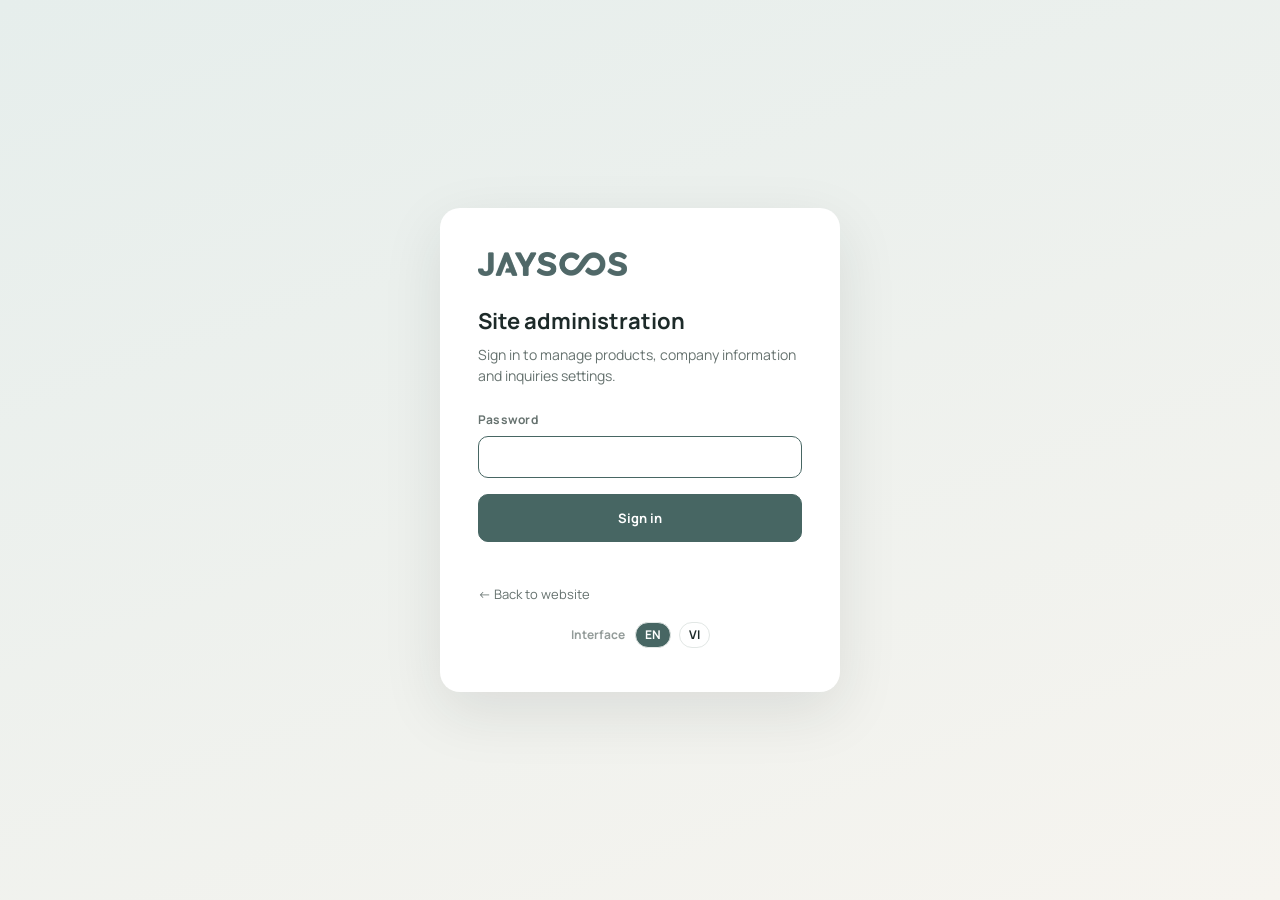
<file: admin/index.html>
<!DOCTYPE html>
<html lang="en">
<head>
<meta charset="utf-8">
<meta name="viewport" content="width=device-width, initial-scale=1">
<meta name="robots" content="noindex, nofollow">
<title>Admin | JAYSCOS Global Site</title>
<link rel="icon" type="image/png" href="../img/favicon.png">
<link rel="preconnect" href="https://fonts.googleapis.com">
<link rel="preconnect" href="https://fonts.gstatic.com" crossorigin>
<link href="https://fonts.googleapis.com/css2?family=Manrope:wght@400;500;600;700;800&display=swap" rel="stylesheet">
<link rel="stylesheet" href="admin.css?v=7">
</head>
<body>
<div id="login" class="login">
  <form id="lf" class="lbox">
    <img src="../img/logo.png" alt="JAYSCOS logo" height="24">
    <h1>Site administration</h1>
    <p>Sign in to manage products, company information and inquiries settings.</p>
    <label><span>Password</span><input type="password" id="pw" autocomplete="current-password" required></label>
    <button class="b pri" type="submit">Sign in</button>
    <div class="err" id="lerr"></div>
    <a class="back" href="../index.html">← Back to website</a>
  </form>
</div>

<div id="app" class="app" hidden>
  <aside class="side">
    <div class="brand"><img src="../img/logo_white.png" alt="JAYSCOS logo" height="18"><span>Admin</span></div>
    <nav id="menu">
      <a data-v="dash" class="on"><svg viewBox="0 0 24 24"><path d="M3 13h8V3H3zM13 21h8V11h-8zM3 21h8v-6H3zM13 3v6h8V3z"/></svg>Dashboard</a>
      <a data-v="products"><svg viewBox="0 0 24 24"><path d="M9 3h6v4H9zM7 7h10l1 14H6z"/></svg>Products</a>
      <a data-v="company"><svg viewBox="0 0 24 24"><path d="M4 21V5l8-3 8 3v16M9 21v-5h6v5M8 9h2M14 9h2M8 13h2M14 13h2"/></svg>Company</a>
      <a data-v="pages"><svg viewBox="0 0 24 24"><path d="M6 3h9l4 4v14H6zM14 3v5h5M9 13h7M9 17h7"/></svg>Page content</a>
      <a data-v="contact"><svg viewBox="0 0 24 24"><path d="M3 6h18v12H3zM3 7l9 6 9-6"/></svg>Contact form</a>
      <a data-v="publish"><svg viewBox="0 0 24 24"><path d="M12 16V4M7 9l5-5 5 5M4 16v4h16v-4"/></svg>Publish & settings</a>
    </nav>
    <div class="side-ft">
      <a href="../index.html" target="_blank" rel="noopener">View live site ↗</a>
      <a id="logout">Sign out</a>
    </div>
  </aside>
  <main class="main">
    <header class="top">
      <button class="mb" id="mb" aria-label="Menu">☰</button>
      <h2 id="vt">Dashboard</h2>
      <div class="top-r"><label class="lang-pick" title="Content language you are editing"><span>Content</span><select id="alang"><option value="en">English</option><option value="vi">Tiếng Việt</option></select></label><span id="dirty" class="pill" hidden>Unpublished changes</span><a class="b" id="pv" target="_blank" rel="noopener">Preview draft ↗</a><button class="b pri" id="pubTop">Publish</button></div>
    </header>
    <section id="view" class="view"></section>
  </main>
</div>
<div id="toast" class="toast"></div>
<script src="admin-i18n.js?v=1"></script>
<script src="admin.js?v=7"></script>
</body>
</html>
</file>
<file: admin/admin.css>
:root { --teal: #476663; --deep: #2f4846; --ink: #1d2a29; --muted: #66726f; --line: #e2e7e5; --bg: #f3f5f4; --white: #fff; --red: #b5473a; }
* { box-sizing: border-box; margin: 0; padding: 0; }
body { font-family: 'Manrope', 'Segoe UI', Arial, sans-serif; background: var(--bg); color: var(--ink); font-size: 14px; line-height: 1.55; }
a { color: inherit; text-decoration: none; cursor: pointer; }
button, input, select, textarea { font: inherit; color: inherit; }
[hidden] { display: none !important; }

.login { min-height: 100vh; display: grid; place-items: center; padding: 20px; background: linear-gradient(160deg, #e6eeec, #f6f4ef); }
.lbox { width: 100%; max-width: 400px; background: var(--white); border-radius: 20px; padding: 44px 38px; box-shadow: 0 20px 60px rgba(29, 42, 41, .10); }
.lbox img { display: block; height: 24px; width: auto; }
.lbox h1 { font-size: 22px; margin: 28px 0 6px; }
.lbox p { color: var(--muted); margin-bottom: 24px; }
.lbox .b { width: 100%; height: 48px; justify-content: center; }
.lbox .err { color: var(--red); margin-top: 12px; min-height: 20px; font-size: 13px; }
.lbox .back { display: block; margin-top: 10px; font-size: 13px; color: var(--muted); }

label { display: block; margin-bottom: 16px; }
label > span { display: block; font-size: 12px; font-weight: 700; color: var(--muted); margin-bottom: 6px; letter-spacing: .02em; }
label > small { display: block; font-size: 12px; color: var(--muted); margin-top: 5px; }
input, select, textarea { width: 100%; height: 42px; padding: 0 12px; border: 1px solid var(--line); border-radius: 10px; background: #fbfcfc; outline: none; }
textarea { height: auto; min-height: 96px; padding: 10px 12px; resize: vertical; line-height: 1.55; }
input:focus, select:focus, textarea:focus { border-color: var(--teal); background: #fff; }
input[type=checkbox] { width: 18px; height: 18px; accent-color: var(--teal); vertical-align: middle; }

.b { display: inline-flex; align-items: center; gap: 6px; height: 38px; padding: 0 16px; border-radius: 10px; border: 1px solid var(--line); background: var(--white); font-weight: 700; font-size: 13px; cursor: pointer; white-space: nowrap; }
.b:hover { border-color: var(--teal); color: var(--teal); }
.b.pri { background: var(--teal); border-color: var(--teal); color: #fff; }
.b.pri:hover { background: var(--deep); color: #fff; }
.b.danger { color: var(--red); }
.b.danger:hover { border-color: var(--red); }
.b.sm { height: 30px; padding: 0 10px; font-size: 12px; border-radius: 8px; }

.app { display: grid; grid-template-columns: 240px 1fr; min-height: 100vh; }
.side { background: var(--ink); color: rgba(255, 255, 255, .72); display: flex; flex-direction: column; position: sticky; top: 0; height: 100vh; }
.side .brand { display: flex; align-items: center; gap: 10px; padding: 26px 24px 30px; }
.side .brand img { height: 18px; width: auto; }
.side .brand span { font-size: 11px; font-weight: 800; letter-spacing: .14em; text-transform: uppercase; color: #9fbdb9; }
.side nav { display: flex; flex-direction: column; padding: 0 12px; gap: 2px; }
.side nav a { display: flex; align-items: center; gap: 12px; padding: 11px 12px; border-radius: 10px; font-weight: 600; }
.side nav a svg { width: 18px; height: 18px; fill: none; stroke: currentColor; stroke-width: 1.6; stroke-linecap: round; stroke-linejoin: round; }
.side nav a:hover { background: rgba(255, 255, 255, .06); color: #fff; }
.side nav a.on { background: var(--teal); color: #fff; }
.side-ft { margin-top: auto; padding: 20px 24px 26px; display: flex; flex-direction: column; gap: 8px; font-size: 13px; border-top: 1px solid rgba(255, 255, 255, .08); }
.side-ft a:hover { color: #fff; }

.main { min-width: 0; }
.top { position: sticky; top: 0; z-index: 10; display: flex; align-items: center; gap: 14px; height: 70px; padding: 0 32px; background: rgba(243, 245, 244, .94); backdrop-filter: blur(8px); border-bottom: 1px solid var(--line); }
.top h2 { font-size: 20px; }
.top-r { margin-left: auto; display: flex; gap: 8px; align-items: center; }
.pill { font-size: 12px; font-weight: 700; padding: 5px 11px; border-radius: 999px; background: #fbeee4; color: #9a5a1c; }
.mb { display: none; border: 0; background: none; font-size: 22px; cursor: pointer; }
.view { padding: 30px 32px 80px; max-width: 1180px; }

.stats { display: grid; grid-template-columns: repeat(4, 1fr); gap: 16px; margin-bottom: 22px; }
.stat { background: var(--white); border-radius: 14px; padding: 20px 22px; }
.stat .k { font-size: 12px; color: var(--muted); font-weight: 700; }
.stat .v { font-size: 30px; font-weight: 800; margin-top: 6px; color: var(--deep); }
.stat .v small { font-size: 14px; color: var(--muted); font-weight: 600; }
.panel { background: var(--white); border-radius: 14px; padding: 24px 26px; margin-bottom: 20px; }
.panel h3 { font-size: 15px; margin-bottom: 16px; display: flex; justify-content: space-between; align-items: center; gap: 10px; }
.panel h3 small { font-weight: 500; color: var(--muted); font-size: 12px; }
.panel p.help { color: var(--muted); font-size: 13px; margin: -8px 0 16px; }
.g2 { display: grid; grid-template-columns: 1fr 1fr; gap: 0 18px; }
.g3 { display: grid; grid-template-columns: 1fr 1fr 1fr; gap: 0 18px; }
.actions { display: flex; gap: 8px; flex-wrap: wrap; }
.sticky-save { position: sticky; bottom: 16px; display: flex; justify-content: flex-end; gap: 8px; margin-top: 10px; }
.sticky-save .b { box-shadow: 0 6px 20px rgba(29, 42, 41, .12); height: 44px; padding: 0 20px; }

table { width: 100%; border-collapse: collapse; }
th { text-align: left; font-size: 12px; color: var(--muted); font-weight: 700; padding: 10px 10px; border-bottom: 1px solid var(--line); white-space: nowrap; }
td { padding: 12px 10px; border-bottom: 1px solid var(--line); vertical-align: middle; }
td .th { width: 52px; height: 52px; border-radius: 10px; object-fit: cover; background: var(--bg); display: block; }
td b { display: block; }
td .s { font-size: 12px; color: var(--muted); }
.tag { display: inline-block; font-size: 11px; font-weight: 700; padding: 3px 9px; border-radius: 999px; background: #e8efee; color: var(--deep); }
.tag.off { background: #f1e9e7; color: var(--red); }
.ord { display: flex; gap: 4px; }

.imgs { display: flex; flex-wrap: wrap; gap: 10px; margin-bottom: 12px; }
.imgs .im { position: relative; width: 104px; }
.imgs .im img { width: 104px; height: 104px; object-fit: cover; border-radius: 10px; background: var(--bg); display: block; border: 2px solid transparent; }
.imgs .im:first-child img { border-color: var(--teal); }
.imgs .im .ctl { display: flex; gap: 3px; margin-top: 4px; }
.imgs .im .ctl button { flex: 1; height: 24px; border: 1px solid var(--line); background: #fff; border-radius: 6px; font-size: 11px; cursor: pointer; }
.imgs .im .first { position: absolute; left: 6px; top: 6px; font-size: 10px; font-weight: 800; background: var(--teal); color: #fff; padding: 2px 6px; border-radius: 6px; }
.row-add { display: flex; gap: 8px; }
.row-add input { flex: 1; }
.ing-row { display: grid; grid-template-columns: 220px 1fr 34px; gap: 8px; margin-bottom: 8px; }
.ing-row input { height: 38px; }
.ing-row button { border: 1px solid var(--line); background: #fff; border-radius: 8px; cursor: pointer; color: var(--red); }
.hl-row { display: grid; grid-template-columns: 220px 1fr; gap: 8px; margin-bottom: 8px; }
.empty { text-align: center; color: var(--muted); padding: 40px 10px; }
.check-list { list-style: none; }
.check-list li { padding: 10px 0; border-bottom: 1px solid var(--line); display: flex; gap: 10px; align-items: flex-start; }
.check-list li::before { content: '•'; color: var(--teal); font-weight: 800; }
.mono { font-family: Consolas, monospace; font-size: 12px; background: var(--bg); padding: 2px 6px; border-radius: 6px; }
.toast { position: fixed; right: 22px; top: 84px; background: var(--ink); color: #fff; padding: 13px 18px; border-radius: 12px; font-weight: 600; opacity: 0; transform: translateY(10px); transition: .25s; pointer-events: none; z-index: 99; max-width: 420px; }
.toast.show { opacity: 1; transform: none; }
.toast.err { background: var(--red); }

@media (max-width: 900px) {
  .app { grid-template-columns: 1fr; }
  .side { position: fixed; left: 0; top: 0; bottom: 0; width: 250px; z-index: 30; transform: translateX(-100%); transition: transform .25s; }
  .side.open { transform: none; }
  .mb { display: block; }
  .top { padding: 0 16px; }
  .top-r .b:not(.pri) { display: none; }
  .view { padding: 20px 16px 80px; }
  .stats { grid-template-columns: 1fr 1fr; }
  .g2, .g3, .ing-row, .hl-row { grid-template-columns: 1fr; }
  table .hide-m { display: none; }
}

/* content language (EN / VI) */
.lang-pick { display: inline-flex; align-items: center; gap: 6px; margin: 0; }
.lang-pick > span { margin: 0; font-size: 12px; }
.lang-pick select { height: 38px; width: auto; padding: 0 30px 0 10px; font-weight: 700; }
body.vi-mode .lang-pick select { border-color: #c2410c; color: #c2410c; }
.vi-note { background: #fff4e5; border: 1px solid #f6c48a; color: #7a3d06; border-radius: 12px; padding: 12px 16px; margin-bottom: 18px; font-size: 13px; }
body.vi-mode [data-new-cat], body.vi-mode [data-go="new"], body.vi-mode #del, body.vi-mode [data-mv], body.vi-mode #saveCats, body.vi-mode .row-add, body.vi-mode #imgs .ctl, body.vi-mode #chpw { display: none !important; }
body.vi-mode [data-vis] { pointer-events: none; opacity: .6; }
@media (max-width: 900px) { .lang-pick > span { display: none; } }

/* interface language (EN / VI) */
.ui-lang { display: flex; align-items: center; gap: 8px; font-size: 12px; font-weight: 700; }
.ui-lang span { opacity: .7; margin-right: 2px; }
.ui-lang a { padding: 3px 9px; border-radius: 999px; border: 1px solid rgba(255, 255, 255, .25); }
.ui-lang a.on { background: var(--teal); border-color: var(--teal); color: #fff; }
.ui-lang.in-login { justify-content: center; margin-top: 18px; color: var(--muted); }
.ui-lang.in-login a { border-color: var(--line); color: var(--ink); }
.ui-lang.in-login a.on { color: #fff; }
.ui-lang.in-side { padding-bottom: 10px; margin-bottom: 4px; border-bottom: 1px solid rgba(255, 255, 255, .08); }
</file>
